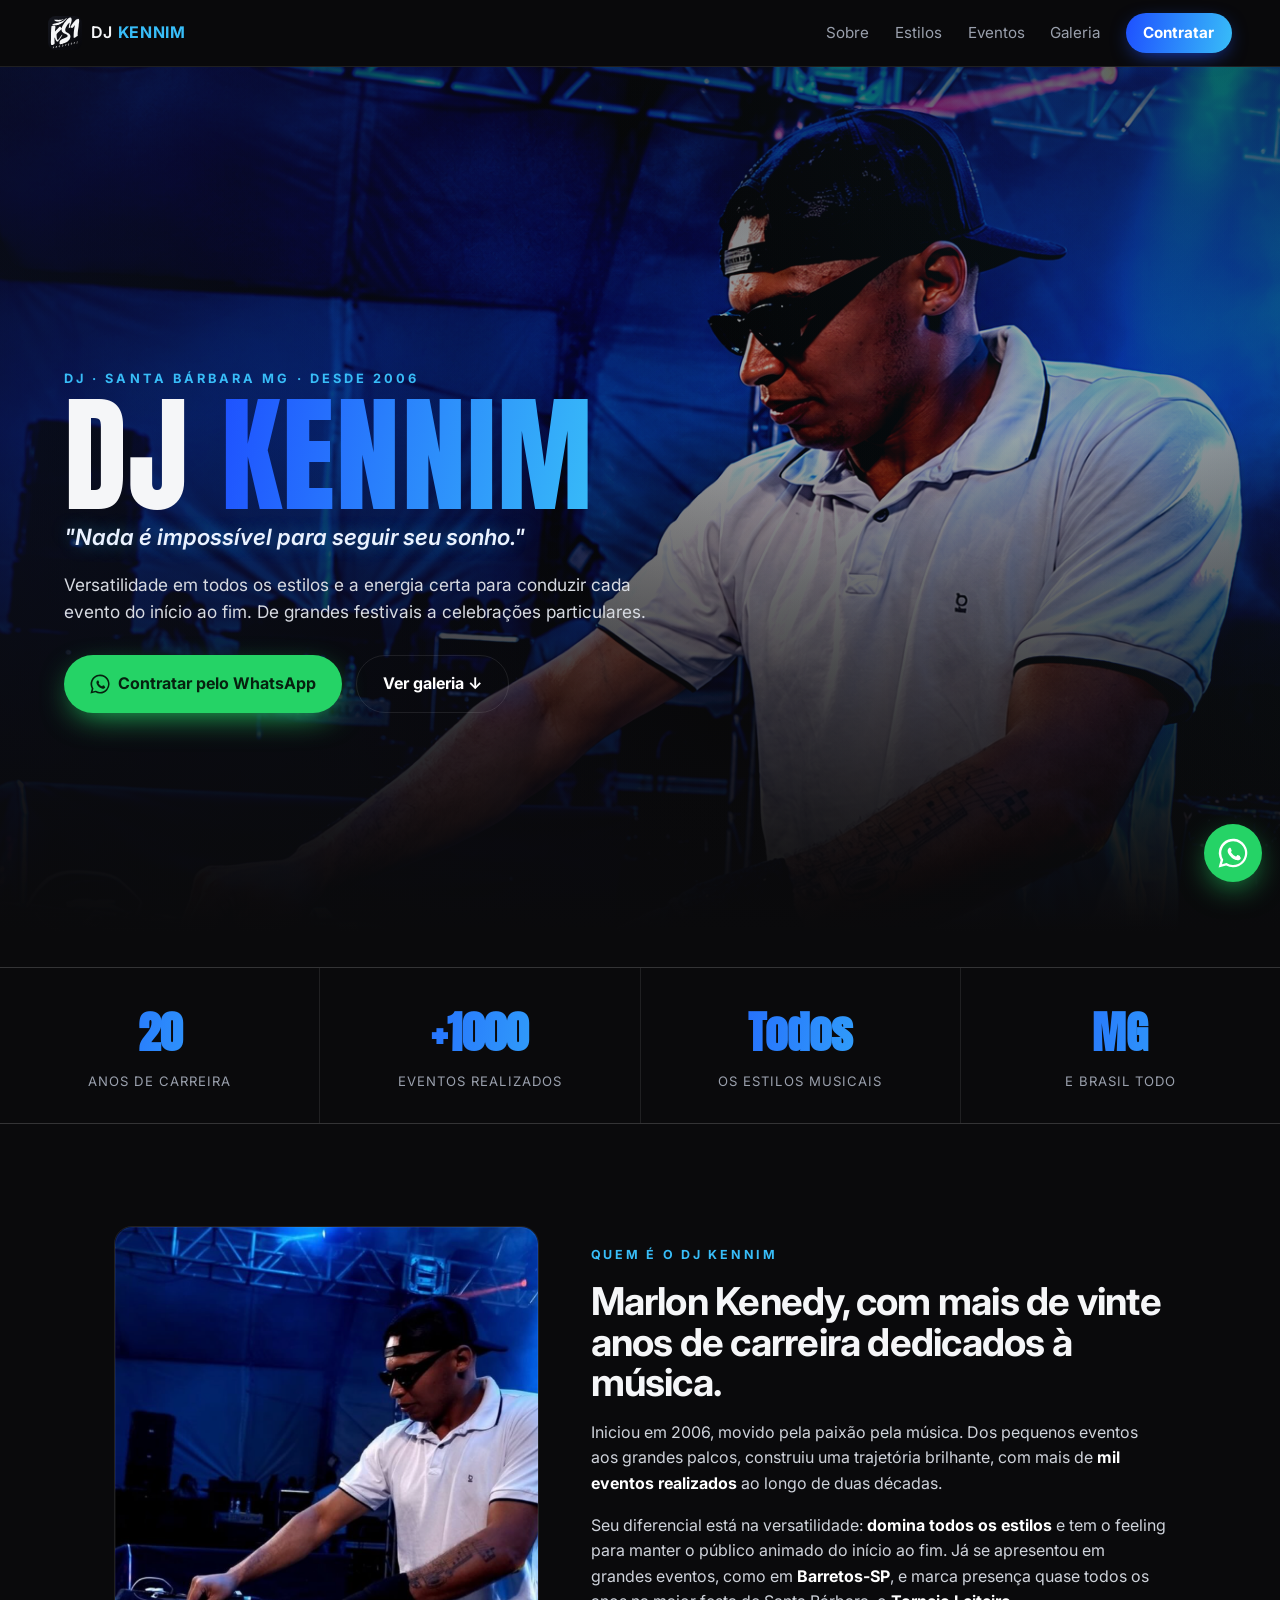
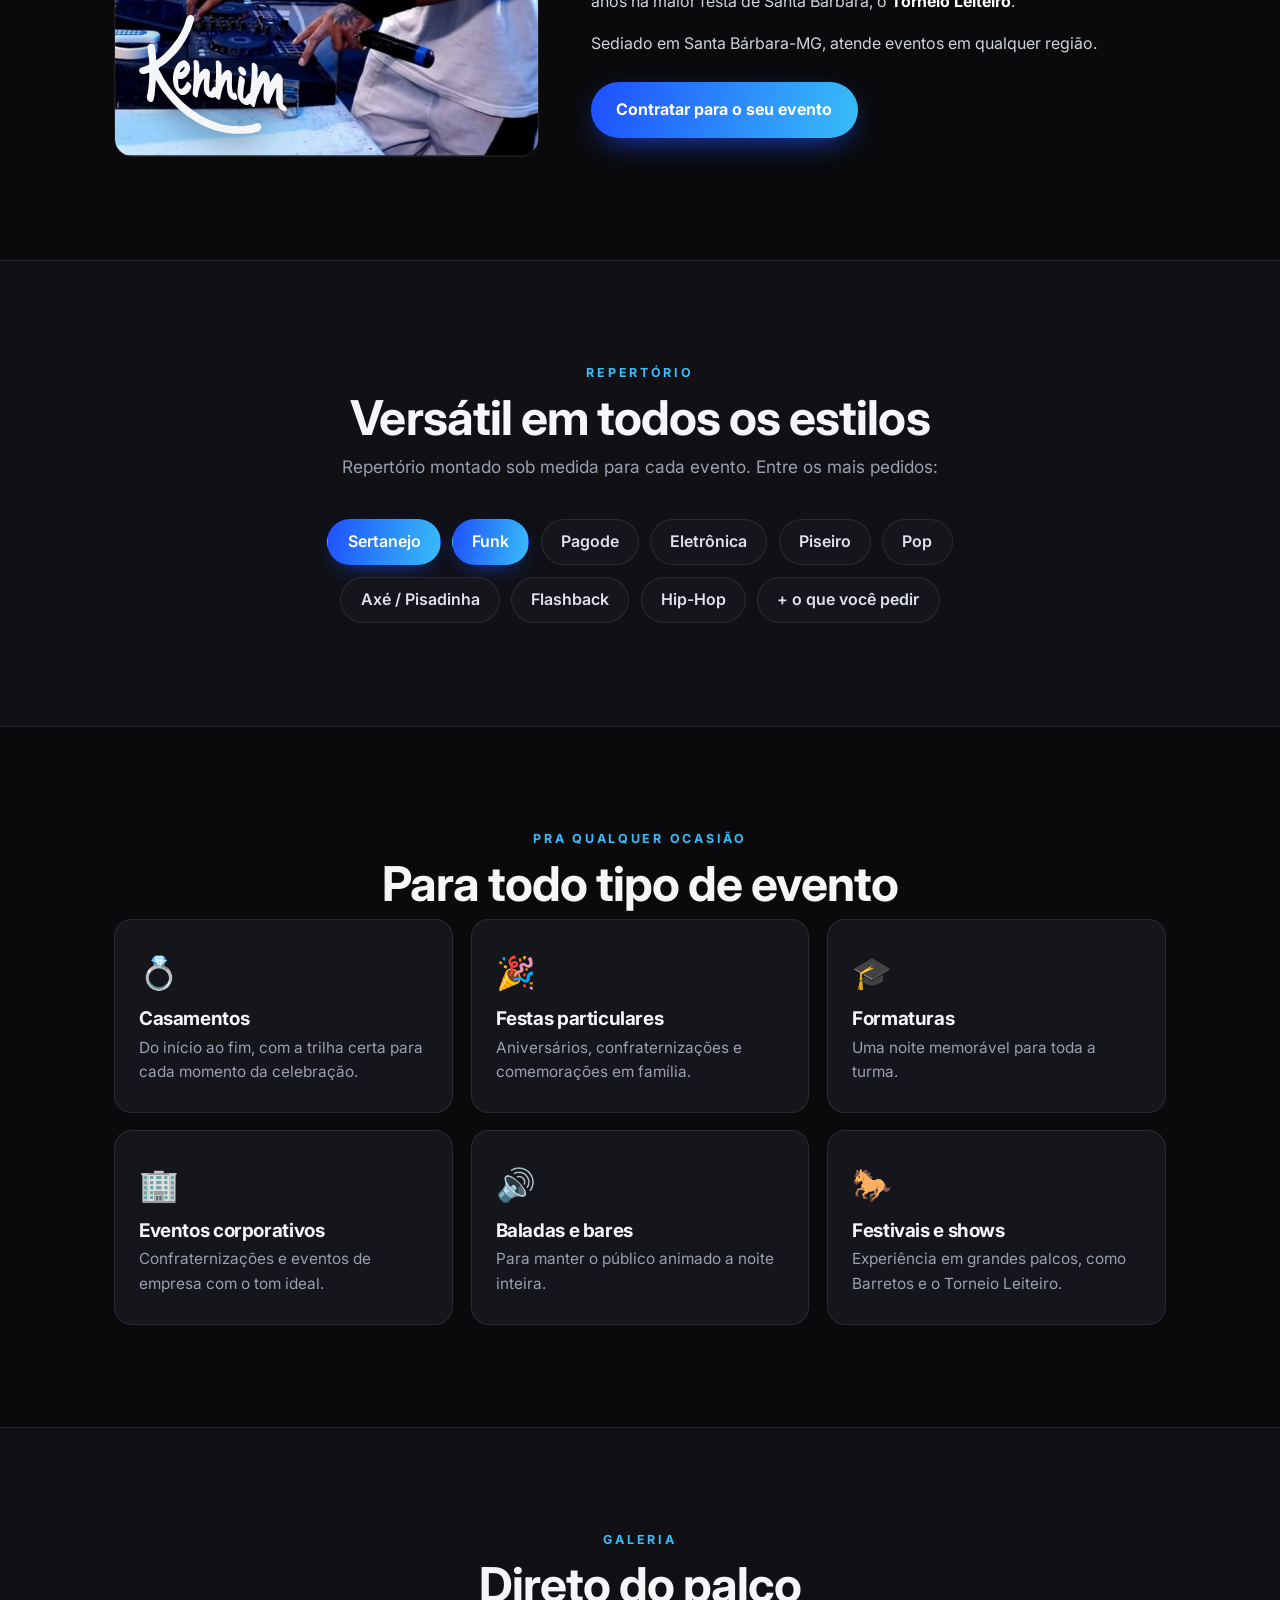
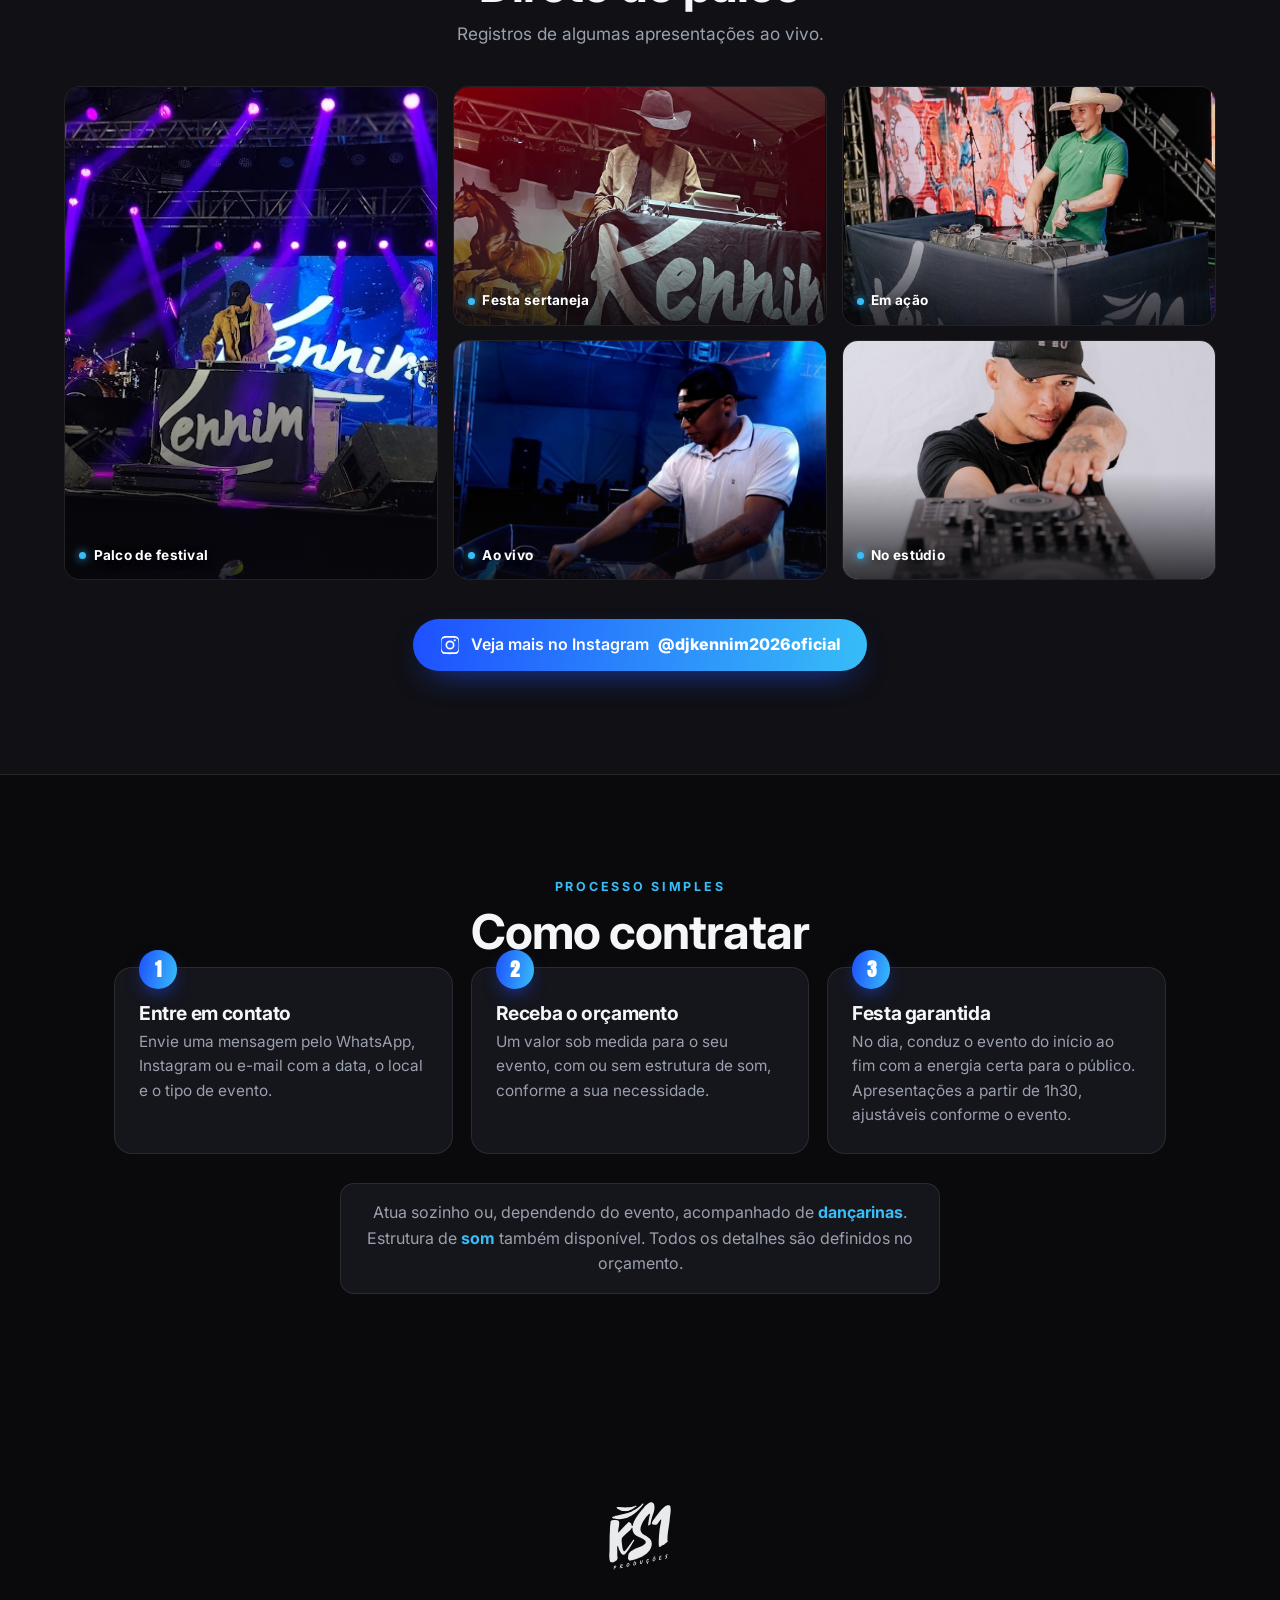
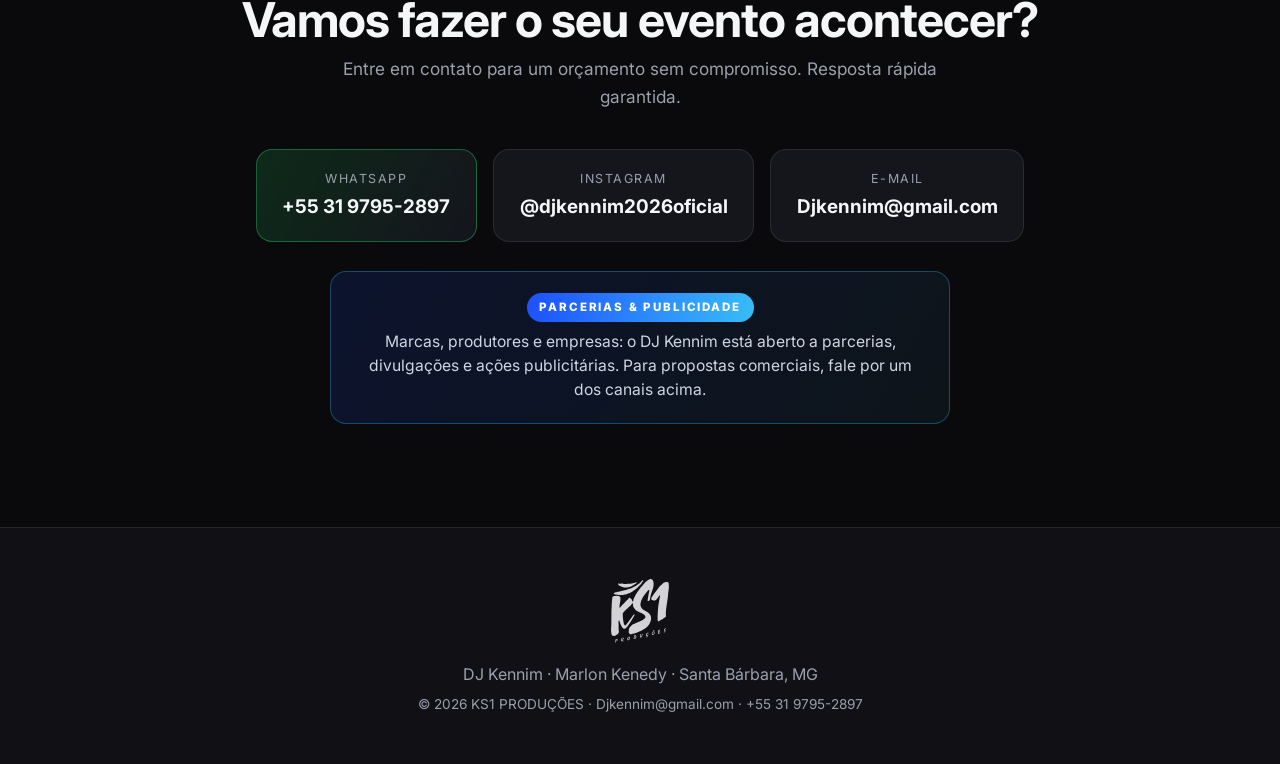
<file: site/index.html>
<!doctype html>
<html lang="pt-BR">
<head>
<meta charset="utf-8">
<meta name="viewport" content="width=device-width, initial-scale=1">
<title>DJ Kennim — DJ para festas, casamentos e eventos | Santa Bárbara MG</title>
<meta name="description" content="DJ Kennim (Marlon Kenedy). 20 anos de carreira e mais de 1000 eventos. Sertanejo, funk e todos os estilos pra casamentos, festas, formaturas e festivais em Santa Bárbara MG e região. Contrate agora.">
<meta name="theme-color" content="#0A0A0C">

<!-- Open Graph / compartilhamento -->
<meta property="og:title" content="DJ Kennim · Som que anima qualquer festa">
<meta property="og:description" content="20 anos de carreira e mais de 1000 eventos. Sertanejo, funk e todos os estilos. Contrate o DJ Kennim pra sua festa.">
<meta property="og:type" content="website">
<meta property="og:image" content="assets/dj-hero-main.png">

<link rel="icon" href="assets/ks1-icon.svg">
<link rel="preconnect" href="https://fonts.googleapis.com">
<link rel="preconnect" href="https://fonts.gstatic.com" crossorigin>
<link href="https://fonts.googleapis.com/css2?family=Anton&family=Inter:wght@400;500;600;700;800&display=swap" rel="stylesheet">
<link rel="stylesheet" href="styles.css">
</head>
<body>

<!-- ===== NAV ===== -->
<header class="nav" id="top">
  <a class="nav__brand" href="#top">
    <img src="assets/ks1-icon.svg" alt="" height="34">
    <span>DJ <b>KENNIM</b></span>
  </a>
  <nav class="nav__links">
    <a href="#sobre">Sobre</a>
    <a href="#estilos">Estilos</a>
    <a href="#eventos">Eventos</a>
    <a href="#galeria">Galeria</a>
    <a href="#contato" class="nav__cta">Contratar</a>
  </nav>
</header>

<!-- ===== HERO ===== -->
<section class="hero">
  <div class="hero__bg" style="background-image:url('assets/dj-hero-main.png')"></div>
  <div class="hero__veil"></div>
  <div class="hero__inner">
    <p class="hero__eyebrow">DJ · SANTA BÁRBARA MG · DESDE 2006</p>
    <h1 class="hero__title">DJ <span>KENNIM</span></h1>
    <p class="hero__slogan">"Nada é impossível para seguir seu sonho."</p>
    <p class="hero__sub">Versatilidade em todos os estilos e a energia certa para conduzir cada
       evento do início ao fim. De grandes festivais a celebrações particulares.</p>
    <div class="hero__btns">
      <a class="btn btn--neon" href="https://wa.me/553197952897?text=Ol%C3%A1!%20Gostaria%20de%20um%20or%C3%A7amento%20para%20o%20meu%20evento." target="_blank" rel="noopener">
        <svg viewBox="0 0 24 24" width="20" height="20" fill="currentColor"><path d="M.5 23.5l1.6-5.9A11.4 11.4 0 1 1 12 23.4a11.4 11.4 0 0 1-5.5-1.4L.5 23.5zM6.8 20l.4.2a9.5 9.5 0 1 0-3.2-3.2l.2.4-1 3.6 3.6-1zM17.5 14.4c-.2-.1-1.4-.7-1.6-.8-.2-.1-.4-.1-.5.1l-.7.9c-.1.2-.3.2-.5.1a7.8 7.8 0 0 1-3.8-3.3c-.1-.2 0-.4.1-.5l.4-.5c.1-.2.1-.3 0-.5l-.7-1.7c-.2-.4-.4-.4-.5-.4h-.5c-.2 0-.4.1-.6.3a3 3 0 0 0-.9 2.2c0 1.3.9 2.6 1.1 2.8.1.2 1.9 2.9 4.6 4 .6.3 1.1.4 1.5.5.6.2 1.2.2 1.6.1.5-.1 1.4-.6 1.6-1.1.2-.6.2-1 .1-1.1l-.5-.2z"/></svg>
        Contratar pelo WhatsApp
      </a>
      <a class="btn btn--ghost" href="#galeria">Ver galeria ↓</a>
    </div>
  </div>
</section>

<!-- ===== STATS ===== -->
<section class="stats">
  <div class="stat"><b>20</b><span>anos de carreira</span></div>
  <div class="stat"><b>+1000</b><span>eventos realizados</span></div>
  <div class="stat"><b>Todos</b><span>os estilos musicais</span></div>
  <div class="stat"><b>MG</b><span>e Brasil todo</span></div>
</section>

<!-- ===== SOBRE ===== -->
<section class="sec" id="sobre">
  <div class="about">
    <div class="about__photo">
      <img src="assets/dj-live-1.png" alt="DJ Kennim tocando ao vivo">
      <img class="about__sign" src="assets/kennim-assinatura-transparente.svg" alt="Kennim">
    </div>
    <div class="about__text">
      <p class="kicker">Quem é o DJ Kennim</p>
      <h2>Marlon Kenedy, com mais de vinte anos de carreira dedicados à música.</h2>
      <p>Iniciou em 2006, movido pela paixão pela música. Dos pequenos eventos aos grandes
         palcos, construiu uma trajetória brilhante, com mais de <b>mil eventos realizados</b>
         ao longo de duas décadas.</p>
      <p>Seu diferencial está na versatilidade: <b>domina todos os estilos</b> e tem o feeling
         para manter o público animado do início ao fim. Já se apresentou em grandes eventos,
         como em <b>Barretos-SP</b>, e marca presença quase todos os anos na maior festa de
         Santa Bárbara, o <b>Torneio Leiteiro</b>.</p>
      <p>Sediado em Santa Bárbara-MG, atende eventos em qualquer região.</p>
      <a class="btn btn--red" href="#contato">Contratar para o seu evento</a>
    </div>
  </div>
</section>

<!-- ===== ESTILOS ===== -->
<section class="sec sec--alt" id="estilos">
  <p class="kicker kicker--center">Repertório</p>
  <h2 class="sec__title">Versátil em todos os estilos</h2>
  <p class="sec__lead">Repertório montado sob medida para cada evento. Entre os mais pedidos:</p>
  <div class="tags">
    <span class="tag tag--hot">Sertanejo</span>
    <span class="tag tag--hot">Funk</span>
    <span class="tag">Pagode</span>
    <span class="tag">Eletrônica</span>
    <span class="tag">Piseiro</span>
    <span class="tag">Pop</span>
    <span class="tag">Axé / Pisadinha</span>
    <span class="tag">Flashback</span>
    <span class="tag">Hip-Hop</span>
    <span class="tag">+ o que você pedir</span>
  </div>
</section>

<!-- ===== EVENTOS ===== -->
<section class="sec" id="eventos">
  <p class="kicker kicker--center">Pra qualquer ocasião</p>
  <h2 class="sec__title">Para todo tipo de evento</h2>
  <div class="cards">
    <div class="card"><span class="card__ico">💍</span><h3>Casamentos</h3><p>Do início ao fim, com a trilha certa para cada momento da celebração.</p></div>
    <div class="card"><span class="card__ico">🎉</span><h3>Festas particulares</h3><p>Aniversários, confraternizações e comemorações em família.</p></div>
    <div class="card"><span class="card__ico">🎓</span><h3>Formaturas</h3><p>Uma noite memorável para toda a turma.</p></div>
    <div class="card"><span class="card__ico">🏢</span><h3>Eventos corporativos</h3><p>Confraternizações e eventos de empresa com o tom ideal.</p></div>
    <div class="card"><span class="card__ico">🔊</span><h3>Baladas e bares</h3><p>Para manter o público animado a noite inteira.</p></div>
    <div class="card"><span class="card__ico">🐎</span><h3>Festivais e shows</h3><p>Experiência em grandes palcos, como Barretos e o Torneio Leiteiro.</p></div>
  </div>
</section>

<!-- ===== GALERIA ===== -->
<section class="sec sec--alt" id="galeria">
  <p class="kicker kicker--center">Galeria</p>
  <h2 class="sec__title">Direto do palco</h2>
  <p class="sec__lead">Registros de algumas apresentações ao vivo.</p>
  <div class="gallery">
    <a class="g-item g-item--tall" href="assets/dj-live-4.png" target="_blank">
      <img src="assets/dj-live-4.png" alt="DJ Kennim em palco de festival">
      <span class="g-item__cap">Palco de festival</span>
    </a>
    <a class="g-item" href="assets/dj-live-2.png" target="_blank">
      <img src="assets/dj-live-2.png" alt="DJ Kennim no Torneio Leiteiro">
      <span class="g-item__cap">Festa sertaneja</span>
    </a>
    <a class="g-item" href="assets/dj-live-3.png" target="_blank">
      <img src="assets/dj-live-3.png" alt="DJ Kennim na cabine KS1">
      <span class="g-item__cap">Em ação</span>
    </a>
    <a class="g-item" href="assets/dj-live-1.png" target="_blank">
      <img src="assets/dj-live-1.png" alt="DJ Kennim tocando ao vivo">
      <span class="g-item__cap">Ao vivo</span>
    </a>
    <a class="g-item" href="assets/dj-hero.jpg" target="_blank">
      <img src="assets/dj-hero.jpg" alt="DJ Kennim retrato">
      <span class="g-item__cap">No estúdio</span>
    </a>
  </div>
  <a class="ig-cta" href="https://www.instagram.com/djkennim2026oficial/" target="_blank" rel="noopener">
    <svg viewBox="0 0 24 24" width="22" height="22" fill="currentColor"><path d="M12 2.2c3.2 0 3.6 0 4.9.1 1.2.1 1.8.3 2.2.4.6.2 1 .5 1.4.9.4.4.7.8.9 1.4.2.4.4 1 .4 2.2.1 1.3.1 1.7.1 4.9s0 3.6-.1 4.9c-.1 1.2-.3 1.8-.4 2.2-.2.6-.5 1-.9 1.4-.4.4-.8.7-1.4.9-.4.2-1 .4-2.2.4-1.3.1-1.7.1-4.9.1s-3.6 0-4.9-.1c-1.2-.1-1.8-.3-2.2-.4-.6-.2-1-.5-1.4-.9-.4-.4-.7-.8-.9-1.4-.2-.4-.4-1-.4-2.2C2.2 15.6 2.2 15.2 2.2 12s0-3.6.1-4.9c.1-1.2.3-1.8.4-2.2.2-.6.5-1 .9-1.4.4-.4.8-.7 1.4-.9.4-.2 1-.4 2.2-.4C8.4 2.2 8.8 2.2 12 2.2zm0 1.8c-3.1 0-3.5 0-4.7.1-1.1.1-1.7.2-2.1.4-.5.2-.9.4-1.3.8-.4.4-.6.8-.8 1.3-.2.4-.3 1-.4 2.1C2.6 9.9 2.6 10.3 2.6 12s0 2.1.1 3.3c.1 1.1.2 1.7.4 2.1.2.5.4.9.8 1.3.4.4.8.6 1.3.8.4.2 1 .3 2.1.4 1.2.1 1.6.1 4.7.1s3.5 0 4.7-.1c1.1-.1 1.7-.2 2.1-.4.5-.2.9-.4 1.3-.8.4-.4.6-.8.8-1.3.2-.4.3-1 .4-2.1.1-1.2.1-1.6.1-3.3s0-2.1-.1-3.3c-.1-1.1-.2-1.7-.4-2.1-.2-.5-.4-.9-.8-1.3-.4-.4-.8-.6-1.3-.8-.4-.2-1-.3-2.1-.4C15.5 4 15.1 4 12 4zm0 3.1a4.9 4.9 0 1 1 0 9.8 4.9 4.9 0 0 1 0-9.8zm0 8a3.1 3.1 0 1 0 0-6.2 3.1 3.1 0 0 0 0 6.2zm6.3-8.2a1.1 1.1 0 1 1-2.3 0 1.1 1.1 0 0 1 2.3 0z"/></svg>
    Veja mais no Instagram <b>@djkennim2026oficial</b>
  </a>
</section>

<!-- ===== COMO CONTRATAR ===== -->
<section class="sec" id="contratar">
  <p class="kicker kicker--center">Processo simples</p>
  <h2 class="sec__title">Como contratar</h2>
  <div class="steps">
    <div class="step"><b>1</b><h3>Entre em contato</h3><p>Envie uma mensagem pelo WhatsApp, Instagram ou e-mail com a data, o local e o tipo de evento.</p></div>
    <div class="step"><b>2</b><h3>Receba o orçamento</h3><p>Um valor sob medida para o seu evento, com ou sem estrutura de som, conforme a sua necessidade.</p></div>
    <div class="step"><b>3</b><h3>Festa garantida</h3><p>No dia, conduz o evento do início ao fim com a energia certa para o público. Apresentações a partir de 1h30, ajustáveis conforme o evento.</p></div>
  </div>
  <p class="note">Atua sozinho ou, dependendo do evento, acompanhado de <b>dançarinas</b>. Estrutura de
     <b>som</b> também disponível. Todos os detalhes são definidos no orçamento.</p>
</section>

<!-- ===== CONTATO ===== -->
<section class="sec sec--contact" id="contato">
  <div class="contact__glow"></div>
  <img class="contact__logo" src="assets/ks1-logo-transparente.svg" alt="KS1 Produções">
  <h2 class="sec__title">Vamos fazer o seu evento acontecer?</h2>
  <p class="sec__lead">Entre em contato para um orçamento sem compromisso. Resposta rápida garantida.</p>

  <div class="contact__grid">
    <a class="contact__item contact__item--wa" href="https://wa.me/553197952897?text=Ol%C3%A1!%20Gostaria%20de%20um%20or%C3%A7amento%20para%20o%20meu%20evento." target="_blank" rel="noopener">
      <span class="contact__k">WhatsApp</span><span class="contact__v">+55 31 9795-2897</span>
    </a>
    <a class="contact__item" href="https://www.instagram.com/djkennim2026oficial/" target="_blank" rel="noopener">
      <span class="contact__k">Instagram</span><span class="contact__v">@djkennim2026oficial</span>
    </a>
    <a class="contact__item" href="mailto:Djkennim@gmail.com">
      <span class="contact__k">E-mail</span><span class="contact__v">Djkennim@gmail.com</span>
    </a>
  </div>

  <div class="partner">
    <span class="partner__tag">Parcerias &amp; Publicidade</span>
    <p>Marcas, produtores e empresas: o DJ Kennim está aberto a parcerias, divulgações e
       ações publicitárias. Para propostas comerciais, fale por um dos canais acima.</p>
  </div>
</section>

<!-- ===== FOOTER ===== -->
<footer class="foot">
  <img src="assets/ks1-logo-transparente.svg" alt="KS1 Produções" height="70">
  <p>DJ Kennim · Marlon Kenedy · Santa Bárbara, MG</p>
  <p class="foot__small">© <span id="yr"></span> KS1 PRODUÇÕES · Djkennim@gmail.com · +55 31 9795-2897</p>
</footer>

<!-- WhatsApp flutuante -->
<a class="wa-float" href="https://wa.me/553197952897?text=Ol%C3%A1!%20Gostaria%20de%20um%20or%C3%A7amento%20para%20o%20meu%20evento." target="_blank" rel="noopener" aria-label="Falar no WhatsApp">
  <svg viewBox="0 0 24 24" width="30" height="30" fill="currentColor"><path d="M.5 23.5l1.6-5.9A11.4 11.4 0 1 1 12 23.4a11.4 11.4 0 0 1-5.5-1.4L.5 23.5zM6.8 20l.4.2a9.5 9.5 0 1 0-3.2-3.2l.2.4-1 3.6 3.6-1zM17.5 14.4c-.2-.1-1.4-.7-1.6-.8-.2-.1-.4-.1-.5.1l-.7.9c-.1.2-.3.2-.5.1a7.8 7.8 0 0 1-3.8-3.3c-.1-.2 0-.4.1-.5l.4-.5c.1-.2.1-.3 0-.5l-.7-1.7c-.2-.4-.4-.4-.5-.4h-.5c-.2 0-.4.1-.6.3a3 3 0 0 0-.9 2.2c0 1.3.9 2.6 1.1 2.8.1.2 1.9 2.9 4.6 4 .6.3 1.1.4 1.5.5.6.2 1.2.2 1.6.1.5-.1 1.4-.6 1.6-1.1.2-.6.2-1 .1-1.1l-.5-.2z"/></svg>
</a>

<script>
  document.getElementById('yr').textContent = new Date().getFullYear();
  const els = document.querySelectorAll('.sec, .stat, .card, .step, .g-item, .hero__inner');
  if(location.search.includes('flat')){
    document.documentElement.style.scrollBehavior='auto';
    els.forEach(e=>e.classList.add('in'));
  } else {
    const io = new IntersectionObserver((xs)=>xs.forEach(x=>{if(x.isIntersecting){x.target.classList.add('in');io.unobserve(x.target);}}),{threshold:.12});
    els.forEach(el=>io.observe(el));
  }
</script>
</body>
</html>
</file>
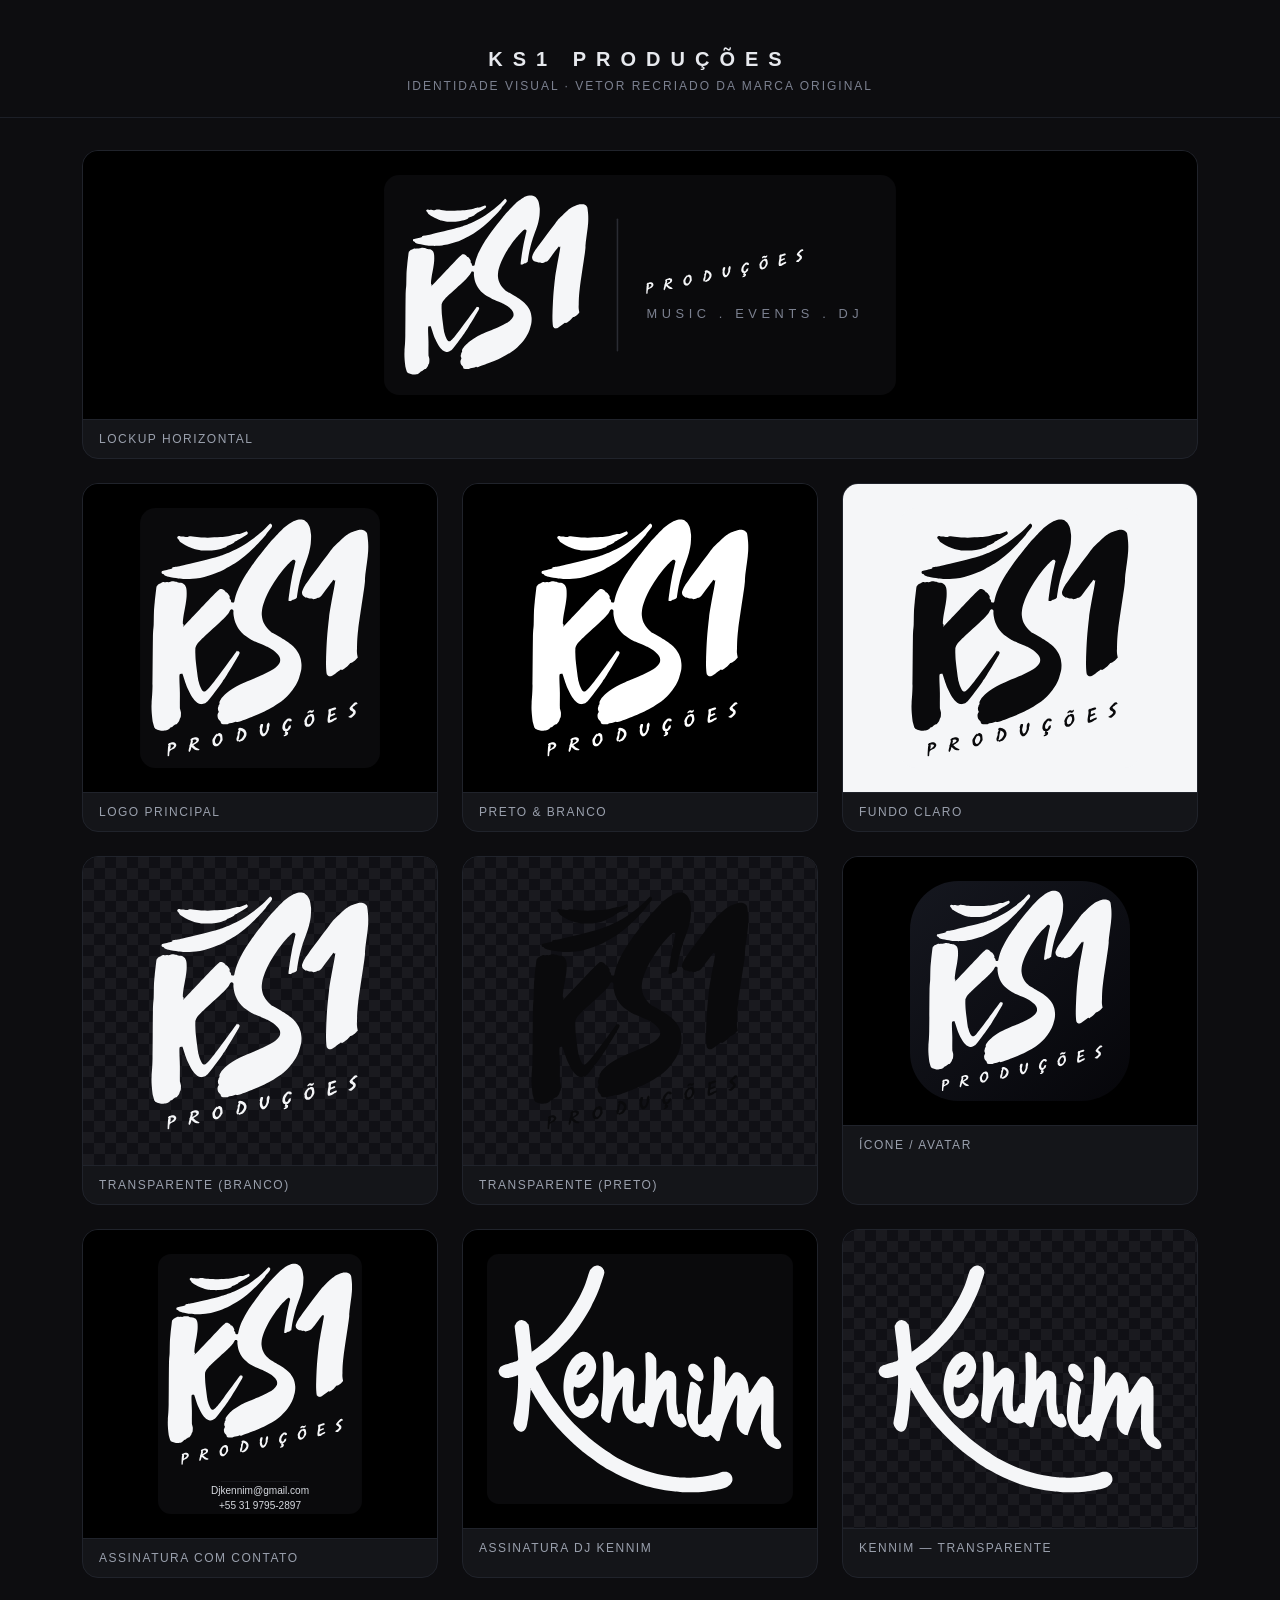
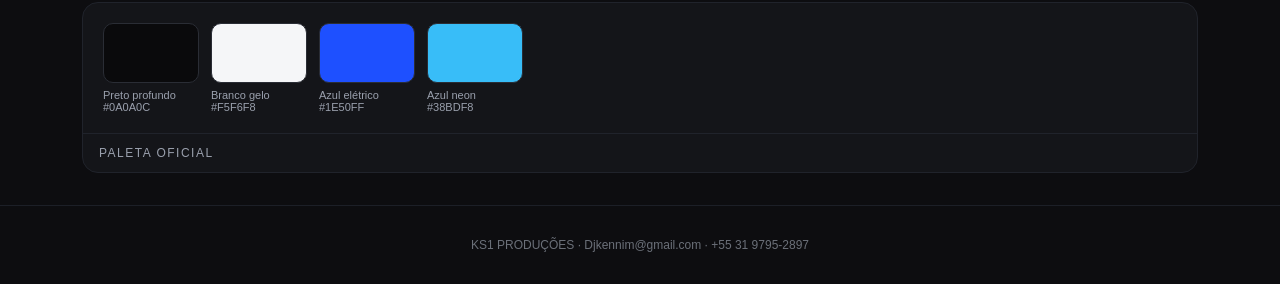
<file: brand/preview.html>
<!doctype html>
<html lang="pt-BR">
<head>
<meta charset="utf-8">
<meta name="viewport" content="width=device-width, initial-scale=1">
<title>KS1 PRODUÇÕES — Identidade Visual</title>
<style>
  *{box-sizing:border-box}
  body{margin:0;font-family:'Helvetica Neue',Arial,sans-serif;background:#0d0d10;color:#E7E9EE}
  header{padding:48px 24px 24px;text-align:center;border-bottom:1px solid #1c1f27}
  header h1{margin:0;font-size:20px;letter-spacing:10px;font-weight:700}
  header p{color:#7C8190;letter-spacing:2px;font-size:12px;margin:8px 0 0}
  .grid{display:grid;gap:24px;padding:32px;max-width:1180px;margin:0 auto;
        grid-template-columns:repeat(auto-fill,minmax(300px,1fr))}
  .card{background:#141519;border:1px solid #20232b;border-radius:16px;overflow:hidden}
  .card .label{padding:12px 16px;font-size:12px;letter-spacing:1.5px;color:#9aa0ad;border-top:1px solid #20232b;text-transform:uppercase}
  .frame{display:flex;align-items:center;justify-content:center;padding:24px;min-height:200px}
  .frame.dark{background:#000}
  .frame.light{background:#f5f6f8}
  .frame.checker{background:
     linear-gradient(45deg,#1a1a1f 25%,transparent 25%),
     linear-gradient(-45deg,#1a1a1f 25%,transparent 25%),
     linear-gradient(45deg,transparent 75%,#1a1a1f 75%),
     linear-gradient(-45deg,transparent 75%,#1a1a1f 75%);
     background-size:22px 22px;background-position:0 0,0 11px,11px -11px,-11px 0;background-color:#101015}
  .frame img{max-width:100%;max-height:260px}
  .wide{grid-column:1/-1}
  .swatches{display:flex;gap:12px;flex-wrap:wrap;padding:20px}
  .sw{width:96px}
  .sw .chip{height:60px;border-radius:10px;border:1px solid #2a2d35}
  .sw small{display:block;color:#9aa0ad;font-size:11px;margin-top:6px}
  footer{text-align:center;color:#6b7079;font-size:12px;padding:32px;border-top:1px solid #1c1f27}
</style>
</head>
<body>
<header>
  <h1>KS1&nbsp;PRODUÇÕES</h1>
  <p>IDENTIDADE VISUAL · VETOR RECRIADO DA MARCA ORIGINAL</p>
</header>

<div class="grid">
  <div class="card wide"><div class="frame dark"><img src="ks1-logo-horizontal.svg" alt="horizontal" style="max-height:220px"></div><div class="label">Lockup horizontal</div></div>

  <div class="card"><div class="frame dark"><img src="ks1-logo-principal.svg" alt="principal"></div><div class="label">Logo principal</div></div>
  <div class="card"><div class="frame dark"><img src="ks1-logo-pb.svg" alt="pb"></div><div class="label">Preto &amp; branco</div></div>
  <div class="card"><div class="frame light"><img src="ks1-logo-fundo-claro.svg" alt="claro"></div><div class="label">Fundo claro</div></div>
  <div class="card"><div class="frame checker"><img src="ks1-logo-transparente.svg" alt="transparente"></div><div class="label">Transparente (branco)</div></div>
  <div class="card"><div class="frame checker"><img src="ks1-logo-transparente-preto.svg" alt="transparente preto"></div><div class="label">Transparente (preto)</div></div>
  <div class="card"><div class="frame dark"><img src="ks1-icon.svg" alt="icone" style="max-height:220px"></div><div class="label">Ícone / avatar</div></div>
  <div class="card"><div class="frame dark"><img src="ks1-logo-contato.svg" alt="contato"></div><div class="label">Assinatura com contato</div></div>

  <div class="card"><div class="frame dark"><img src="kennim-assinatura.svg" alt="kennim"></div><div class="label">Assinatura DJ Kennim</div></div>
  <div class="card"><div class="frame checker"><img src="kennim-assinatura-transparente.svg" alt="kennim transp"></div><div class="label">Kennim — transparente</div></div>

  <div class="card wide">
    <div class="swatches">
      <div class="sw"><div class="chip" style="background:#0A0A0C"></div><small>Preto profundo<br>#0A0A0C</small></div>
      <div class="sw"><div class="chip" style="background:#F5F6F8"></div><small>Branco gelo<br>#F5F6F8</small></div>
      <div class="sw"><div class="chip" style="background:#1E50FF"></div><small>Azul elétrico<br>#1E50FF</small></div>
      <div class="sw"><div class="chip" style="background:#38BDF8"></div><small>Azul neon<br>#38BDF8</small></div>
    </div>
    <div class="label">Paleta oficial</div>
  </div>
</div>

<footer>KS1 PRODUÇÕES · Djkennim@gmail.com · +55 31 9795-2897</footer>
</body>
</html>
</file>
<file: site/styles.css>
/* ===== DJ KENNIM — site ===== */
:root{
  --black:#0A0A0C;
  --black2:#101015;
  --panel:#15151c;
  --ice:#F5F6F8;
  --muted:#9aa0ad;
  --blue:#1E50FF;
  --blue2:#38BDF8;
  --red:#E10600;       /* vermelho sangue */
  --red2:#ff2e26;
  --yellow:#FFD400;
  --line:rgba(255,255,255,.09);
  --grad:linear-gradient(100deg,var(--blue),var(--blue2));
  --radius:18px;
}

*{box-sizing:border-box;margin:0;padding:0}
html{scroll-behavior:smooth}
body{
  background:var(--black);
  color:var(--ice);
  font-family:'Inter',system-ui,sans-serif;
  line-height:1.6;
  overflow-x:hidden;
  -webkit-font-smoothing:antialiased;
}
img{max-width:100%;display:block}
a{color:inherit;text-decoration:none}

h1,h2,h3{line-height:1.05;letter-spacing:-.02em}
.kicker{
  font-size:.78rem;font-weight:700;letter-spacing:.22em;text-transform:uppercase;
  color:var(--blue2);margin-bottom:.6rem;
}
.kicker--center{text-align:center}

/* ===== NAV ===== */
.nav{
  position:sticky;top:0;z-index:50;
  display:flex;align-items:center;justify-content:space-between;
  padding:.8rem clamp(1rem,4vw,3rem);
  background:rgba(10,10,12,.72);backdrop-filter:blur(14px);
  border-bottom:1px solid var(--line);
}
.nav__brand{display:flex;align-items:center;gap:.55rem;font-weight:600;letter-spacing:.04em}
.nav__brand b{color:var(--blue2)}
.nav__links{display:flex;align-items:center;gap:clamp(.6rem,2vw,1.8rem);font-size:.95rem}
.nav__links a{color:var(--muted);transition:color .2s}
.nav__links a:hover{color:#fff}
.nav__cta{
  color:#fff!important;font-weight:700;
  background:var(--grad);padding:.5rem 1.1rem;border-radius:999px;
  box-shadow:0 6px 22px -8px var(--blue);
}
@media(max-width:620px){.nav__links a:not(.nav__cta){display:none}}

/* ===== BUTTONS ===== */
.btn{
  display:inline-flex;align-items:center;gap:.55rem;
  font-weight:700;font-size:1rem;
  padding:.95rem 1.6rem;border-radius:999px;cursor:pointer;
  transition:transform .18s,box-shadow .25s,background .2s;
}
.btn:hover{transform:translateY(-2px)}
.btn--neon{background:#25D366;color:#06210f;box-shadow:0 10px 32px -10px #25D366}
.btn--neon:hover{box-shadow:0 14px 40px -8px #25D366}
.btn--red{background:var(--grad);color:#fff;box-shadow:0 10px 32px -12px var(--blue)}
.btn--ghost{background:transparent;color:#fff;border:1px solid var(--line)}
.btn--ghost:hover{border-color:#fff;background:rgba(255,255,255,.05)}

/* ===== HERO ===== */
.hero{position:relative;min-height:100svh;display:flex;align-items:center;overflow:hidden}
.hero__bg{
  position:absolute;inset:0;background-size:cover;background-position:72% 28%;
  filter:contrast(1.06) saturate(1.12) brightness(1.02);
}
.hero__veil{
  position:absolute;inset:0;
  background:
    radial-gradient(120% 90% at 72% 35%,transparent,rgba(10,10,12,.45) 60%,var(--black) 100%),
    linear-gradient(180deg,rgba(10,10,12,.45),rgba(10,10,12,.3) 40%,var(--black) 96%),
    linear-gradient(70deg,rgba(30,80,255,.28),transparent 50%,rgba(56,189,248,.14));
}
.hero__inner{
  position:relative;z-index:2;max-width:760px;
  padding:6rem clamp(1.2rem,5vw,4rem) 3rem;
  opacity:0;transform:translateY(26px);transition:.7s;
}
.hero__inner.in{opacity:1;transform:none}
.hero__eyebrow{font-size:.8rem;font-weight:700;letter-spacing:.24em;color:var(--blue2)}
.hero__title{
  font-family:'Anton',sans-serif;font-weight:400;letter-spacing:.01em;
  font-size:clamp(3.6rem,13vw,8rem);line-height:.92;margin:.4rem 0 .2rem;
  text-transform:uppercase;
}
.hero__title span{
  background:var(--grad);-webkit-background-clip:text;background-clip:text;color:transparent;
}
.hero__slogan{
  font-size:clamp(1.05rem,2.6vw,1.4rem);font-style:italic;font-weight:600;
  color:#eaf2ff;margin:.3rem 0 1rem;
  text-shadow:0 0 18px rgba(56,189,248,.45);
}
.hero__sub{font-size:1.08rem;color:#d7dae1;max-width:54ch;margin-bottom:1.8rem}
.hero__btns{display:flex;flex-wrap:wrap;gap:.9rem}

/* ===== STATS ===== */
.stats{
  display:grid;grid-template-columns:repeat(4,1fr);
  gap:1px;background:var(--line);
  border-top:1px solid var(--line);border-bottom:1px solid var(--line);
}
.stat{
  background:var(--black);padding:1.8rem 1rem;text-align:center;
  opacity:0;transform:translateY(18px);transition:.6s;
}
.stat.in{opacity:1;transform:none}
.stat b{
  display:block;font-family:'Anton',sans-serif;font-size:clamp(1.8rem,5vw,2.8rem);
  background:var(--grad);-webkit-background-clip:text;background-clip:text;color:transparent;
}
.stat span{font-size:.82rem;color:var(--muted);text-transform:uppercase;letter-spacing:.08em}
@media(max-width:680px){.stats{grid-template-columns:repeat(2,1fr)}}

/* ===== SECTIONS ===== */
.sec{
  padding:clamp(3.5rem,8vw,6.5rem) clamp(1.2rem,5vw,4rem);
  max-width:1180px;margin:0 auto;
  opacity:0;transform:translateY(26px);transition:.7s;
}
.sec.in{opacity:1;transform:none}
.sec--alt{max-width:none;background:var(--black2);border-block:1px solid var(--line)}
.sec--alt>*{max-width:1180px;margin-inline:auto}
.sec__title{font-size:clamp(1.8rem,5vw,3rem);text-align:center;margin-bottom:.6rem}
.sec__lead{text-align:center;color:var(--muted);font-size:1.08rem;max-width:60ch;margin:0 auto 2.4rem}

/* ===== ABOUT ===== */
.about{display:grid;grid-template-columns:0.85fr 1.15fr;gap:clamp(1.5rem,4vw,3.5rem);align-items:center}
.about__photo{position:relative;border-radius:var(--radius);overflow:hidden;border:1px solid var(--line)}
.about__photo::after{content:"";position:absolute;inset:0;box-shadow:inset 0 0 0 1px rgba(255,255,255,.05);border-radius:var(--radius)}
.about__photo>img:not(.about__sign){width:100%;aspect-ratio:4/5;object-fit:cover}
.about__photo .about__sign{
  position:absolute;left:1.1rem;bottom:1rem;width:38%;height:auto;
  filter:drop-shadow(0 4px 14px rgba(0,0,0,.7));
}
.about__text .kicker{color:var(--blue2)}
.about__text h2{font-size:clamp(1.6rem,3.6vw,2.4rem);margin-bottom:1.1rem}
.about__text p{color:#cfd3db;margin-bottom:1rem}
.about__text b{color:#fff}
.about__text .btn{margin-top:.6rem}
@media(max-width:780px){.about{grid-template-columns:1fr}.about__photo{max-width:420px;margin-inline:auto}}

/* ===== TAGS ===== */
.tags{display:flex;flex-wrap:wrap;gap:.7rem;justify-content:center;max-width:780px;margin-inline:auto}
.tag{
  padding:.6rem 1.2rem;border-radius:999px;font-weight:600;
  background:var(--panel);border:1px solid var(--line);color:#dfe2e8;
}
.tag--hot{background:var(--grad);color:#fff;border-color:transparent;box-shadow:0 8px 24px -12px var(--blue)}

/* ===== CARDS ===== */
.cards{display:grid;grid-template-columns:repeat(3,1fr);gap:1.1rem}
.card{
  background:var(--panel);border:1px solid var(--line);border-radius:var(--radius);
  padding:1.7rem 1.5rem;transition:transform .2s,border-color .2s,box-shadow .3s;
  opacity:0;transform:translateY(18px);
}
.card.in{opacity:1;transform:none}
.card:hover{transform:translateY(-4px);border-color:rgba(56,189,248,.4);box-shadow:0 18px 44px -22px var(--blue)}
.card__ico{font-size:2rem;display:block;margin-bottom:.7rem}
.card h3{font-size:1.18rem;margin-bottom:.4rem}
.card p{color:var(--muted);font-size:.96rem}
@media(max-width:820px){.cards{grid-template-columns:repeat(2,1fr)}}
@media(max-width:520px){.cards{grid-template-columns:1fr}}

/* ===== GALLERY ===== */
.gallery{
  display:grid;grid-template-columns:repeat(3,1fr);grid-auto-rows:240px;gap:.9rem;
}
.g-item{
  position:relative;border-radius:16px;overflow:hidden;
  border:1px solid var(--line);background:#0c0c11;
  opacity:0;transform:scale(.96);transition:.5s,box-shadow .3s,border-color .3s;
}
.g-item.in{opacity:1;transform:none}
.g-item img{
  width:100%;height:100%;object-fit:cover;object-position:center 22%;
  transition:transform .5s;
}
.g-item:last-child img{object-position:center 30%}
.g-item:hover img{transform:scale(1.06)}
.g-item:hover{border-color:var(--blue2);box-shadow:0 14px 40px -18px var(--blue)}
.g-item::after{
  content:"";position:absolute;inset:0;pointer-events:none;
  background:linear-gradient(180deg,transparent 55%,rgba(8,8,12,.78));
}
.g-item__cap{
  position:absolute;left:.9rem;bottom:.8rem;z-index:2;
  font-size:.85rem;font-weight:700;letter-spacing:.02em;color:#fff;
  display:flex;align-items:center;gap:.45rem;
  text-shadow:0 2px 8px rgba(0,0,0,.6);
}
.g-item__cap::before{
  content:"";width:7px;height:7px;border-radius:50%;
  background:var(--blue2);box-shadow:0 0 10px var(--blue2);
}
.g-item--tall{grid-row:span 2}
.g-item--tall img{object-position:center 38%}
@media(max-width:760px){
  .gallery{grid-template-columns:repeat(2,1fr);grid-auto-rows:185px}
  .g-item--tall{grid-row:span 2}
  .g-item--tall img{object-position:center 30%}
}

.ig-cta{
  display:flex;align-items:center;justify-content:center;gap:.6rem;
  margin:2.4rem auto 0;max-width:max-content;
  padding:.85rem 1.6rem;border-radius:999px;font-weight:600;
  background:var(--grad);color:#fff;
  box-shadow:0 12px 34px -16px var(--blue);transition:transform .2s;
}
.ig-cta:hover{transform:translateY(-2px)}
.ig-cta b{font-weight:800}

/* ===== STEPS ===== */
.steps{display:grid;grid-template-columns:repeat(3,1fr);gap:1.1rem;margin-bottom:1.8rem}
.step{
  position:relative;background:var(--panel);border:1px solid var(--line);
  border-radius:var(--radius);padding:2.2rem 1.5rem 1.6rem;
  opacity:0;transform:translateY(18px);transition:.6s;
}
.step.in{opacity:1;transform:none}
.step b{
  position:absolute;top:-1.1rem;left:1.5rem;
  width:2.4rem;height:2.4rem;display:grid;place-items:center;border-radius:50%;
  font-family:'Anton',sans-serif;font-size:1.2rem;color:#fff;background:var(--grad);
  box-shadow:0 8px 20px -8px var(--blue);
}
.step h3{font-size:1.2rem;margin-bottom:.4rem}
.step p{color:var(--muted);font-size:.96rem}
@media(max-width:780px){.steps{grid-template-columns:1fr}}
.note{
  text-align:center;color:var(--muted);max-width:60ch;margin-inline:auto;
  background:var(--panel);border:1px solid var(--line);border-radius:14px;padding:1rem 1.4rem;
}
.note b{color:var(--blue2)}

/* ===== CONTACT ===== */
.sec--contact{position:relative;text-align:center;overflow:hidden}
.contact__glow{
  position:absolute;inset:0;z-index:0;pointer-events:none;
  background:radial-gradient(60% 60% at 50% 0%,rgba(30,80,255,.28),transparent 70%),
             radial-gradient(50% 50% at 80% 100%,rgba(56,189,248,.16),transparent 70%);
}
.sec--contact>*{position:relative;z-index:1}
.contact__logo{height:74px;margin:0 auto 1.4rem;opacity:.95}
.partner{
  max-width:620px;margin:1.8rem auto 0;
  background:linear-gradient(120deg,rgba(30,80,255,.14),rgba(56,189,248,.06));
  border:1px solid rgba(56,189,248,.32);border-radius:16px;
  padding:1.3rem 1.6rem;
}
.partner__tag{
  display:inline-block;margin-bottom:.5rem;
  font-size:.72rem;font-weight:800;letter-spacing:.16em;text-transform:uppercase;
  color:#fff;background:var(--grad);padding:.32rem .8rem;border-radius:999px;
}
.partner p{color:#cfd6e2;font-size:.98rem;line-height:1.55}

.contact__grid{display:flex;flex-wrap:wrap;gap:1rem;justify-content:center;margin-top:1.2rem}
.contact__item{
  display:flex;flex-direction:column;gap:.2rem;min-width:220px;
  background:var(--panel);border:1px solid var(--line);border-radius:16px;
  padding:1.2rem 1.6rem;transition:transform .2s,border-color .2s;
}
.contact__item:hover{transform:translateY(-3px);border-color:var(--blue2)}
.contact__item--wa{background:linear-gradient(120deg,rgba(37,211,102,.16),var(--panel));border-color:rgba(37,211,102,.4)}
.contact__k{font-size:.78rem;letter-spacing:.12em;text-transform:uppercase;color:var(--muted)}
.contact__v{font-size:1.18rem;font-weight:700}

/* ===== FOOTER ===== */
.foot{text-align:center;padding:3rem 1.5rem;border-top:1px solid var(--line);background:var(--black2)}
.foot img{margin:0 auto 1rem;opacity:.85}
.foot p{color:var(--muted)}
.foot__small{font-size:.85rem;margin-top:.4rem}

/* ===== WHATSAPP FLOAT ===== */
.wa-float{
  position:fixed;right:1.1rem;bottom:1.1rem;z-index:60;
  width:58px;height:58px;border-radius:50%;
  display:grid;place-items:center;color:#fff;background:#25D366;
  box-shadow:0 10px 30px -6px rgba(37,211,102,.7);
  animation:pulse 2.6s infinite;transition:transform .2s;
}
.wa-float:hover{transform:scale(1.08)}
@keyframes pulse{
  0%{box-shadow:0 0 0 0 rgba(37,211,102,.55)}
  70%{box-shadow:0 0 0 16px rgba(37,211,102,0)}
  100%{box-shadow:0 0 0 0 rgba(37,211,102,0)}
}

@media(prefers-reduced-motion:reduce){
  *{transition:none!important;animation:none!important}
  .sec,.stat,.card,.step,.g-item,.hero__inner{opacity:1!important;transform:none!important}
}
</file>
